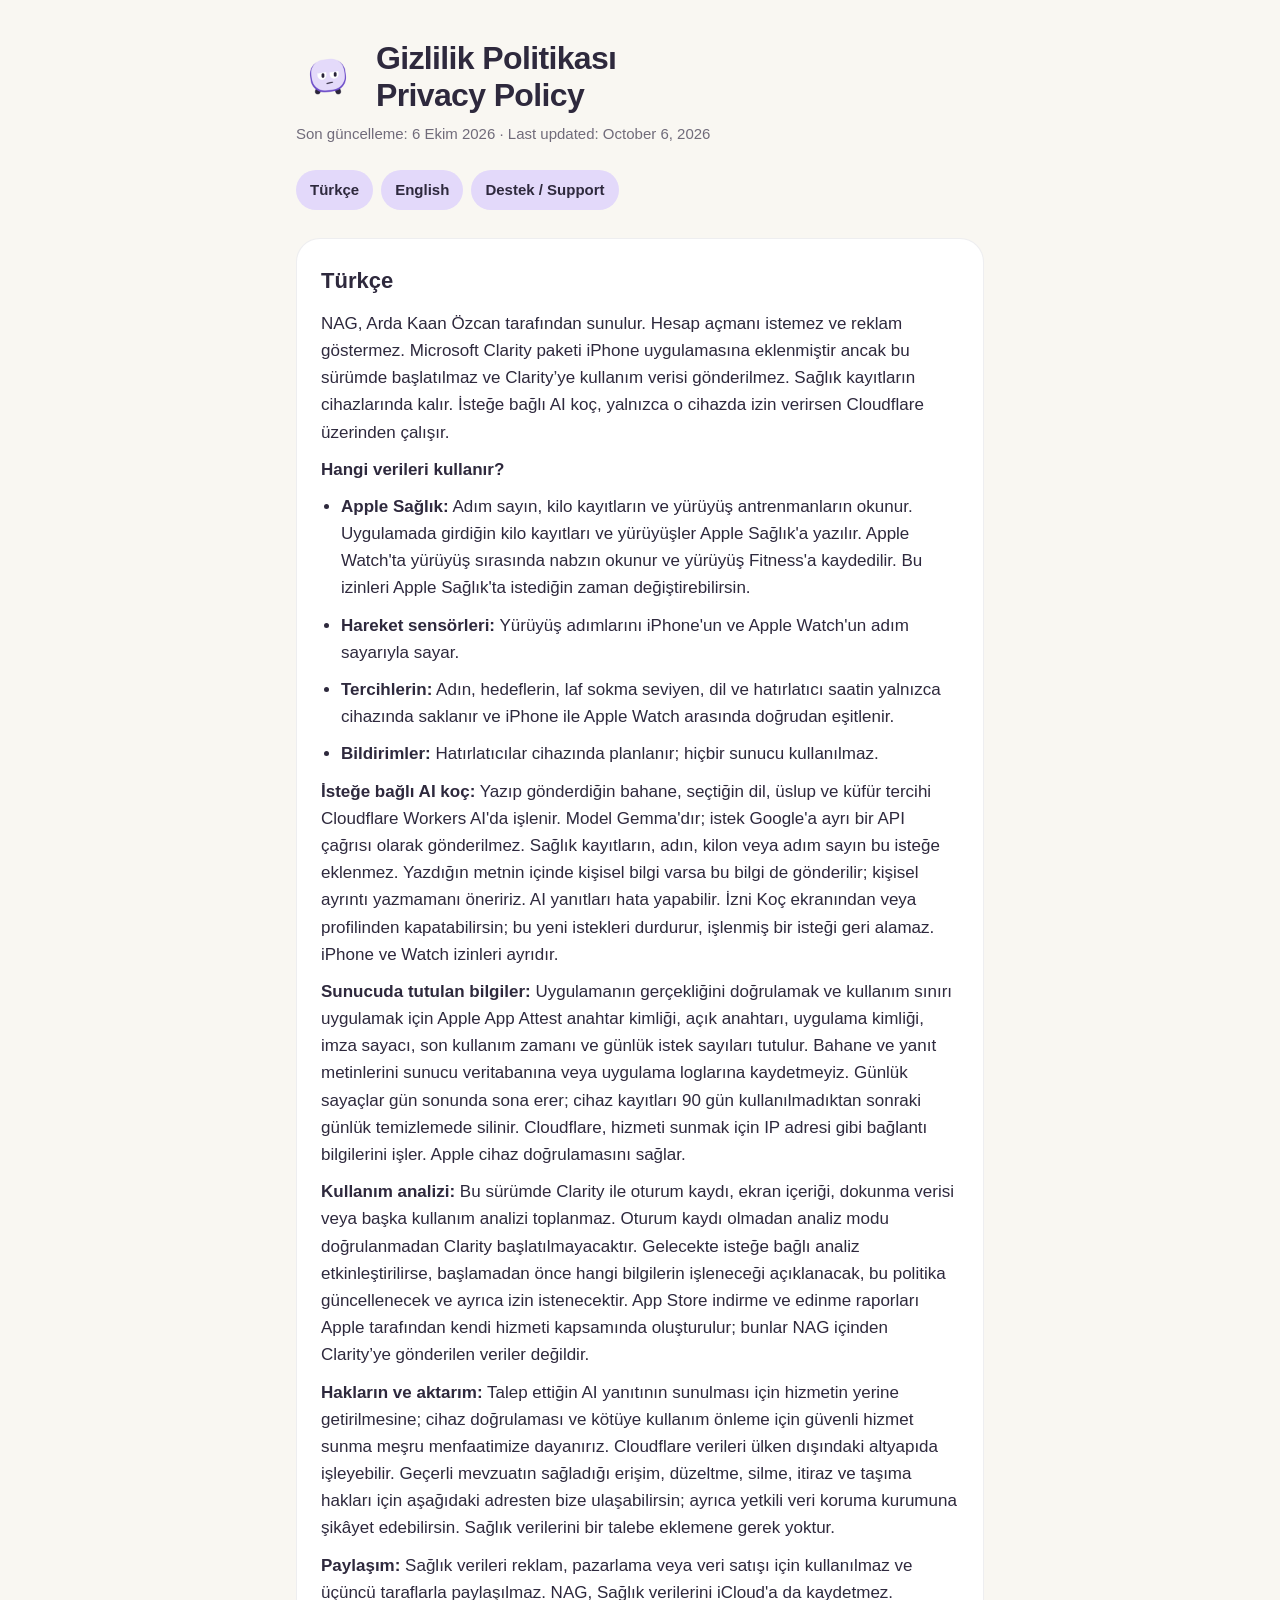
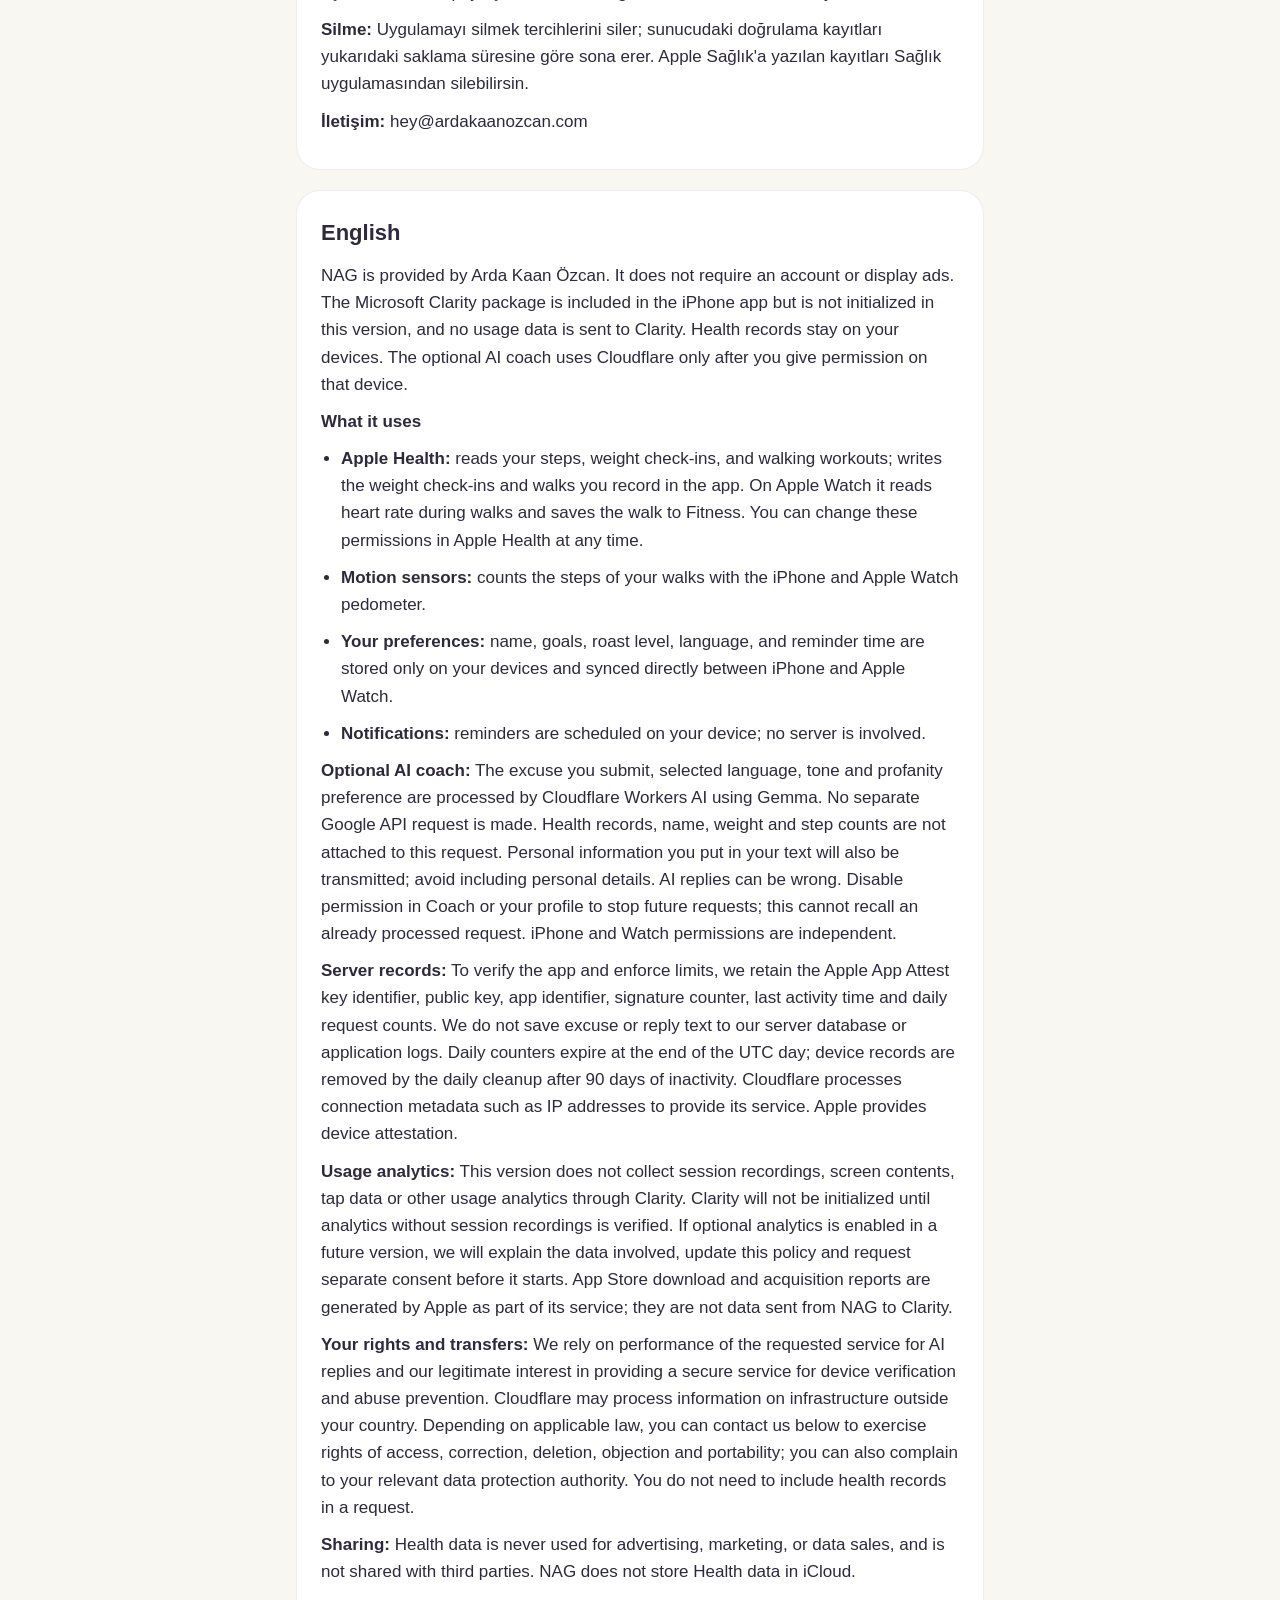
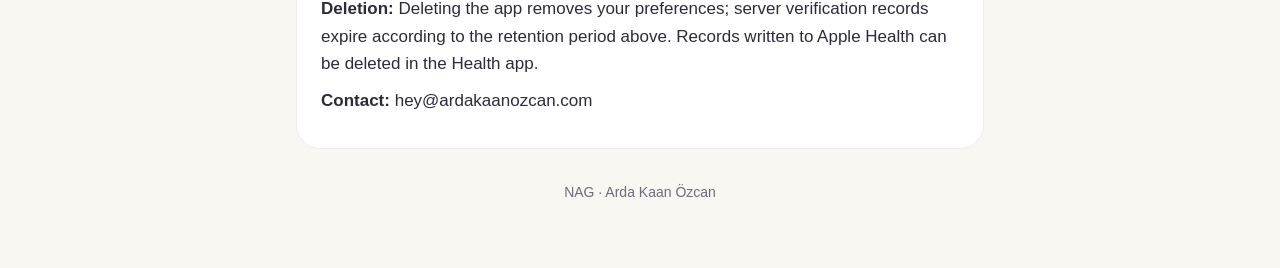
<file: index.html>
<!doctype html>
<html lang="tr">
<head>
  <meta charset="utf-8">
  <meta name="viewport" content="width=device-width, initial-scale=1">
  <title>NAG — Gizlilik Politikası / Privacy Policy</title>
  <meta name="description" content="NAG gizlilik politikası. NAG privacy policy.">
  <link rel="icon" href="favicon.png">
  <link rel="stylesheet" href="style.css">
</head>
<body>
<main>
  <header>
    <img src="icon.png" alt="NAG">
    <h1>Gizlilik Politikası<br>Privacy Policy</h1>
  </header>
  <p class="updated">Son güncelleme: 6 Ekim 2026 · Last updated: October 6, 2026</p>
  <nav>
    <a href="#tr">Türkçe</a>
    <a href="#en">English</a>
    <a href="support.html">Destek / Support</a>
  </nav>

  <section id="tr" lang="tr">
<h2>Türkçe</h2>
<p>NAG, Arda Kaan Özcan tarafından sunulur. Hesap açmanı istemez ve reklam göstermez. Microsoft Clarity paketi iPhone uygulamasına eklenmiştir ancak bu sürümde başlatılmaz ve Clarity’ye kullanım verisi gönderilmez. Sağlık kayıtların cihazlarında kalır. İsteğe bağlı AI koç, yalnızca o cihazda izin verirsen Cloudflare üzerinden çalışır.</p>
<p><strong>Hangi verileri kullanır?</strong></p>
<ul>
<li><strong>Apple Sağlık:</strong> Adım sayın, kilo kayıtların ve yürüyüş antrenmanların okunur. Uygulamada girdiğin kilo kayıtları ve yürüyüşler Apple Sağlık&#x27;a yazılır. Apple Watch&#x27;ta yürüyüş sırasında nabzın okunur ve yürüyüş Fitness&#x27;a kaydedilir. Bu izinleri Apple Sağlık&#x27;ta istediğin zaman değiştirebilirsin.</li>
<li><strong>Hareket sensörleri:</strong> Yürüyüş adımlarını iPhone&#x27;un ve Apple Watch&#x27;un adım sayarıyla sayar.</li>
<li><strong>Tercihlerin:</strong> Adın, hedeflerin, laf sokma seviyen, dil ve hatırlatıcı saatin yalnızca cihazında saklanır ve iPhone ile Apple Watch arasında doğrudan eşitlenir.</li>
<li><strong>Bildirimler:</strong> Hatırlatıcılar cihazında planlanır; hiçbir sunucu kullanılmaz.</li>
</ul>
<p><strong>İsteğe bağlı AI koç:</strong> Yazıp gönderdiğin bahane, seçtiğin dil, üslup ve küfür tercihi Cloudflare Workers AI&#x27;da işlenir. Model Gemma&#x27;dır; istek Google&#x27;a ayrı bir API çağrısı olarak gönderilmez. Sağlık kayıtların, adın, kilon veya adım sayın bu isteğe eklenmez. Yazdığın metnin içinde kişisel bilgi varsa bu bilgi de gönderilir; kişisel ayrıntı yazmamanı öneririz. AI yanıtları hata yapabilir. İzni Koç ekranından veya profilinden kapatabilirsin; bu yeni istekleri durdurur, işlenmiş bir isteği geri alamaz. iPhone ve Watch izinleri ayrıdır.</p>
<p><strong>Sunucuda tutulan bilgiler:</strong> Uygulamanın gerçekliğini doğrulamak ve kullanım sınırı uygulamak için Apple App Attest anahtar kimliği, açık anahtarı, uygulama kimliği, imza sayacı, son kullanım zamanı ve günlük istek sayıları tutulur. Bahane ve yanıt metinlerini sunucu veritabanına veya uygulama loglarına kaydetmeyiz. Günlük sayaçlar gün sonunda sona erer; cihaz kayıtları 90 gün kullanılmadıktan sonraki günlük temizlemede silinir. Cloudflare, hizmeti sunmak için IP adresi gibi bağlantı bilgilerini işler. Apple cihaz doğrulamasını sağlar.</p>
<p><strong>Kullanım analizi:</strong> Bu sürümde Clarity ile oturum kaydı, ekran içeriği, dokunma verisi veya başka kullanım analizi toplanmaz. Oturum kaydı olmadan analiz modu doğrulanmadan Clarity başlatılmayacaktır. Gelecekte isteğe bağlı analiz etkinleştirilirse, başlamadan önce hangi bilgilerin işleneceği açıklanacak, bu politika güncellenecek ve ayrıca izin istenecektir. App Store indirme ve edinme raporları Apple tarafından kendi hizmeti kapsamında oluşturulur; bunlar NAG içinden Clarity’ye gönderilen veriler değildir.</p>
<p><strong>Hakların ve aktarım:</strong> Talep ettiğin AI yanıtının sunulması için hizmetin yerine getirilmesine; cihaz doğrulaması ve kötüye kullanım önleme için güvenli hizmet sunma meşru menfaatimize dayanırız. Cloudflare verileri ülken dışındaki altyapıda işleyebilir. Geçerli mevzuatın sağladığı erişim, düzeltme, silme, itiraz ve taşıma hakları için aşağıdaki adresten bize ulaşabilirsin; ayrıca yetkili veri koruma kurumuna şikâyet edebilirsin. Sağlık verilerini bir talebe eklemene gerek yoktur.</p>
<p><strong>Paylaşım:</strong> Sağlık verileri reklam, pazarlama veya veri satışı için kullanılmaz ve üçüncü taraflarla paylaşılmaz. NAG, Sağlık verilerini iCloud&#x27;a da kaydetmez.</p>
<p><strong>Silme:</strong> Uygulamayı silmek tercihlerini siler; sunucudaki doğrulama kayıtları yukarıdaki saklama süresine göre sona erer. Apple Sağlık&#x27;a yazılan kayıtları Sağlık uygulamasından silebilirsin.</p>
<p><strong>İletişim:</strong> hey@ardakaanozcan.com</p>
</section>

  <section id="en" lang="en">
<h2>English</h2>
<p>NAG is provided by Arda Kaan Özcan. It does not require an account or display ads. The Microsoft Clarity package is included in the iPhone app but is not initialized in this version, and no usage data is sent to Clarity. Health records stay on your devices. The optional AI coach uses Cloudflare only after you give permission on that device.</p>
<p><strong>What it uses</strong></p>
<ul>
<li><strong>Apple Health:</strong> reads your steps, weight check-ins, and walking workouts; writes the weight check-ins and walks you record in the app. On Apple Watch it reads heart rate during walks and saves the walk to Fitness. You can change these permissions in Apple Health at any time.</li>
<li><strong>Motion sensors:</strong> counts the steps of your walks with the iPhone and Apple Watch pedometer.</li>
<li><strong>Your preferences:</strong> name, goals, roast level, language, and reminder time are stored only on your devices and synced directly between iPhone and Apple Watch.</li>
<li><strong>Notifications:</strong> reminders are scheduled on your device; no server is involved.</li>
</ul>
<p><strong>Optional AI coach:</strong> The excuse you submit, selected language, tone and profanity preference are processed by Cloudflare Workers AI using Gemma. No separate Google API request is made. Health records, name, weight and step counts are not attached to this request. Personal information you put in your text will also be transmitted; avoid including personal details. AI replies can be wrong. Disable permission in Coach or your profile to stop future requests; this cannot recall an already processed request. iPhone and Watch permissions are independent.</p>
<p><strong>Server records:</strong> To verify the app and enforce limits, we retain the Apple App Attest key identifier, public key, app identifier, signature counter, last activity time and daily request counts. We do not save excuse or reply text to our server database or application logs. Daily counters expire at the end of the UTC day; device records are removed by the daily cleanup after 90 days of inactivity. Cloudflare processes connection metadata such as IP addresses to provide its service. Apple provides device attestation.</p>
<p><strong>Usage analytics:</strong> This version does not collect session recordings, screen contents, tap data or other usage analytics through Clarity. Clarity will not be initialized until analytics without session recordings is verified. If optional analytics is enabled in a future version, we will explain the data involved, update this policy and request separate consent before it starts. App Store download and acquisition reports are generated by Apple as part of its service; they are not data sent from NAG to Clarity.</p>
<p><strong>Your rights and transfers:</strong> We rely on performance of the requested service for AI replies and our legitimate interest in providing a secure service for device verification and abuse prevention. Cloudflare may process information on infrastructure outside your country. Depending on applicable law, you can contact us below to exercise rights of access, correction, deletion, objection and portability; you can also complain to your relevant data protection authority. You do not need to include health records in a request.</p>
<p><strong>Sharing:</strong> Health data is never used for advertising, marketing, or data sales, and is not shared with third parties. NAG does not store Health data in iCloud.</p>
<p><strong>Deletion:</strong> Deleting the app removes your preferences; server verification records expire according to the retention period above. Records written to Apple Health can be deleted in the Health app.</p>
<p><strong>Contact:</strong> hey@ardakaanozcan.com</p>
</section>

  <footer>NAG · Arda Kaan Özcan</footer>
</main>
</body>
</html>
</file>
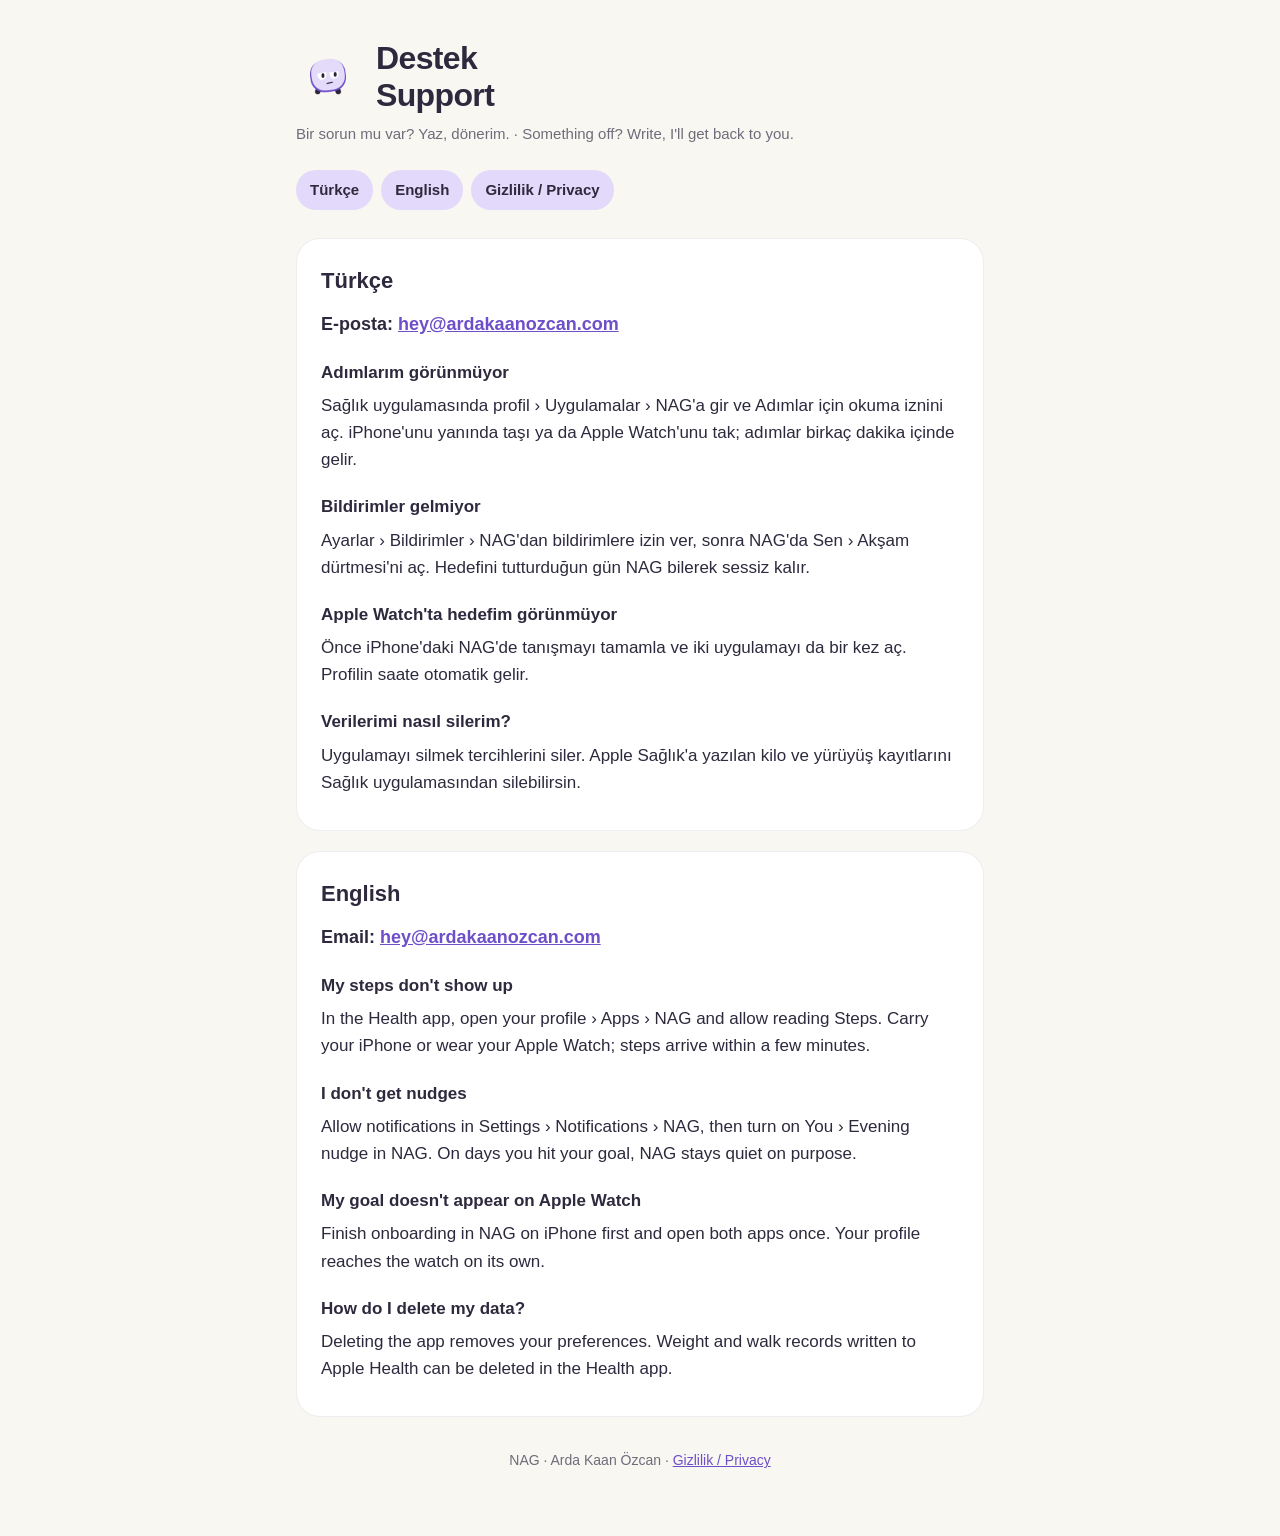
<file: support.html>
<!doctype html>
<html lang="tr">
<head>
  <meta charset="utf-8">
  <meta name="viewport" content="width=device-width, initial-scale=1">
  <title>NAG — Destek / Support</title>
  <meta name="description" content="NAG destek ve iletişim. NAG support and contact.">
  <link rel="icon" href="favicon.png">
  <link rel="stylesheet" href="style.css">
</head>
<body>
<main>
  <header>
    <img src="icon.png" alt="NAG">
    <h1>Destek<br>Support</h1>
  </header>
  <p class="updated">Bir sorun mu var? Yaz, dönerim. · Something off? Write, I'll get back to you.</p>
  <nav>
    <a href="#tr">Türkçe</a>
    <a href="#en">English</a>
    <a href="index.html">Gizlilik / Privacy</a>
  </nav>

  <section id="tr" lang="tr">
    <h2>Türkçe</h2>
    <p class="lead">E-posta: <a href="mailto:hey@ardakaanozcan.com">hey@ardakaanozcan.com</a></p>
    <h3>Adımlarım görünmüyor</h3>
    <p>Sağlık uygulamasında profil › Uygulamalar › NAG'a gir ve Adımlar için okuma iznini aç. iPhone'unu yanında taşı ya da Apple Watch'unu tak; adımlar birkaç dakika içinde gelir.</p>
    <h3>Bildirimler gelmiyor</h3>
    <p>Ayarlar › Bildirimler › NAG'dan bildirimlere izin ver, sonra NAG'da Sen › Akşam dürtmesi'ni aç. Hedefini tutturduğun gün NAG bilerek sessiz kalır.</p>
    <h3>Apple Watch'ta hedefim görünmüyor</h3>
    <p>Önce iPhone'daki NAG'de tanışmayı tamamla ve iki uygulamayı da bir kez aç. Profilin saate otomatik gelir.</p>
    <h3>Verilerimi nasıl silerim?</h3>
    <p>Uygulamayı silmek tercihlerini siler. Apple Sağlık'a yazılan kilo ve yürüyüş kayıtlarını Sağlık uygulamasından silebilirsin.</p>
  </section>

  <section id="en" lang="en">
    <h2>English</h2>
    <p class="lead">Email: <a href="mailto:hey@ardakaanozcan.com">hey@ardakaanozcan.com</a></p>
    <h3>My steps don't show up</h3>
    <p>In the Health app, open your profile › Apps › NAG and allow reading Steps. Carry your iPhone or wear your Apple Watch; steps arrive within a few minutes.</p>
    <h3>I don't get nudges</h3>
    <p>Allow notifications in Settings › Notifications › NAG, then turn on You › Evening nudge in NAG. On days you hit your goal, NAG stays quiet on purpose.</p>
    <h3>My goal doesn't appear on Apple Watch</h3>
    <p>Finish onboarding in NAG on iPhone first and open both apps once. Your profile reaches the watch on its own.</p>
    <h3>How do I delete my data?</h3>
    <p>Deleting the app removes your preferences. Weight and walk records written to Apple Health can be deleted in the Health app.</p>
  </section>

  <footer>NAG · Arda Kaan Özcan · <a href="index.html">Gizlilik / Privacy</a></footer>
</main>
</body>
</html>
</file>
<file: style.css>
:root {
  --cream: #f9f7f2;
  --card: #ffffff;
  --ink: #2e293d;
  --muted: #706b7a;
  --purple: #6e4fc9;
  --lilac: #e3d9fa;
  --line: rgba(46, 41, 61, 0.08);
}
@media (prefers-color-scheme: dark) {
  :root {
    --cream: #1b1824;
    --card: #252130;
    --ink: #f3f0fa;
    --muted: #b1abbd;
    --purple: #a993f0;
    --lilac: #3a3150;
    --line: rgba(243, 240, 250, 0.1);
  }
}
* { box-sizing: border-box; }
body {
  margin: 0;
  background: var(--cream);
  color: var(--ink);
  font: 17px/1.6 ui-rounded, -apple-system, BlinkMacSystemFont, "SF Pro Rounded", "Segoe UI", Roboto, sans-serif;
}
main { max-width: 720px; margin: 0 auto; padding: 40px 16px 64px; }
header { display: flex; align-items: center; gap: 16px; margin-bottom: 8px; }
header img { width: 64px; height: 64px; border-radius: 15px; }
h1 { font-size: 32px; line-height: 1.15; margin: 0; letter-spacing: -0.02em; }
.updated { color: var(--muted); font-size: 15px; margin: 4px 0 24px; }
nav { display: flex; flex-wrap: wrap; gap: 8px; margin-bottom: 28px; }
nav a {
  padding: 8px 14px; border-radius: 999px; background: var(--lilac);
  color: var(--ink); text-decoration: none; font-weight: 600; font-size: 15px;
}
section {
  background: var(--card); border: 1px solid var(--line); border-radius: 24px;
  padding: 24px; margin-bottom: 20px;
}
h2 { font-size: 22px; margin: 0 0 12px; }
h3 { font-size: 17px; margin: 20px 0 6px; }
p, li { margin: 0 0 10px; }
ul { padding-left: 20px; margin: 0 0 10px; }
a { color: var(--purple); }
.lead { font-size: 18px; font-weight: 600; }
footer { color: var(--muted); font-size: 14px; text-align: center; margin-top: 32px; }
</file>
